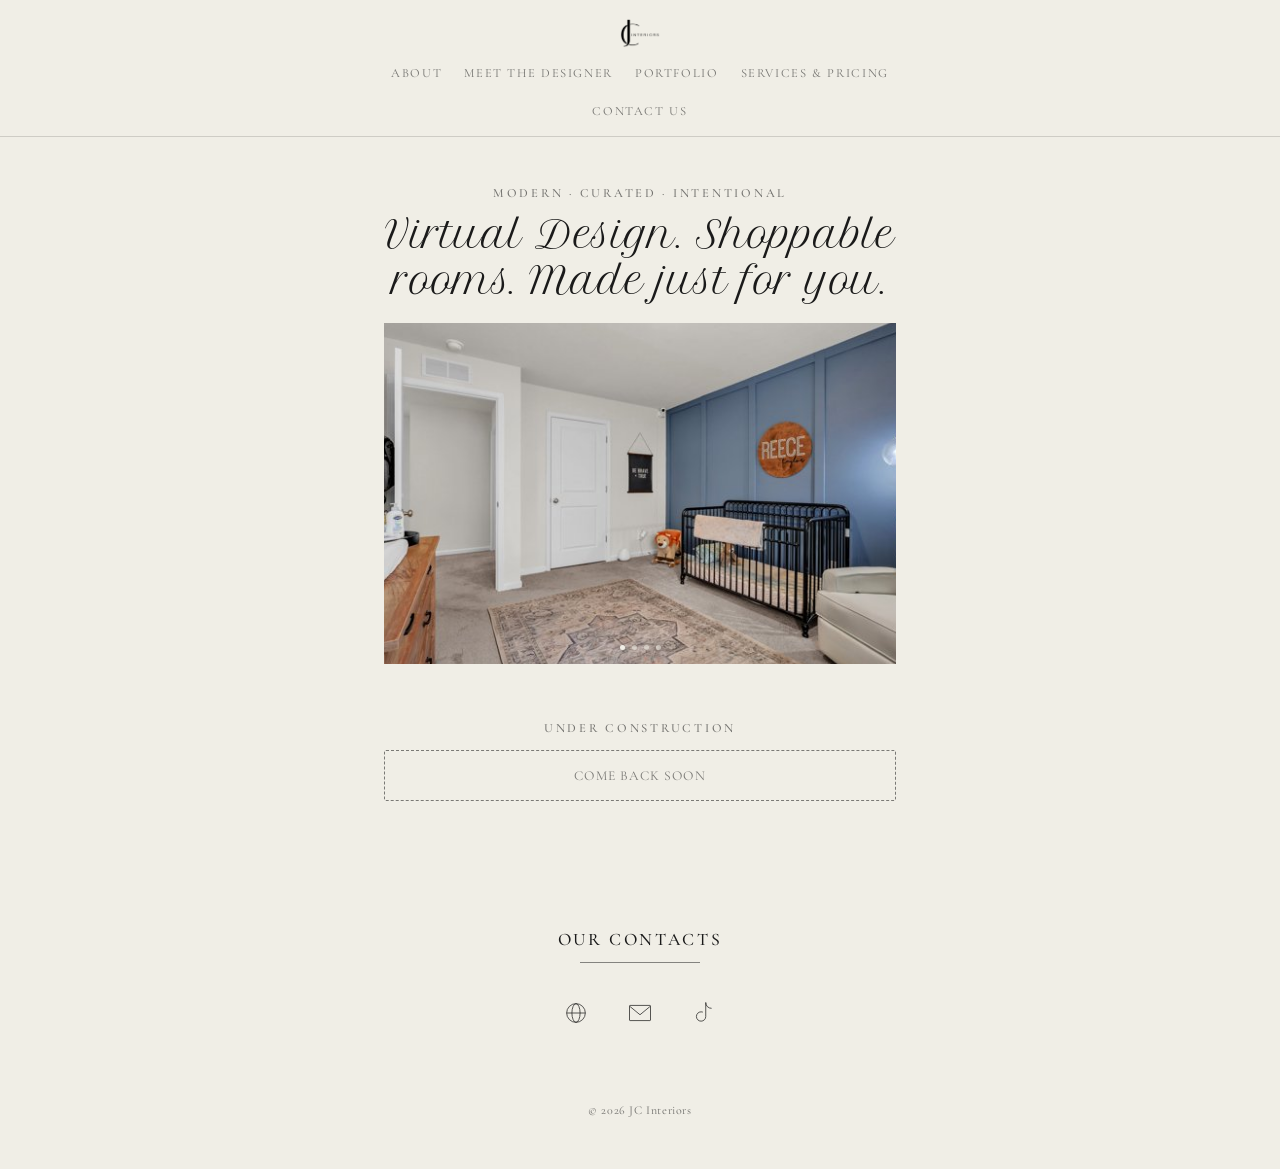
<file: docs/index.html>
<!DOCTYPE html>
<html lang="en">
<head>
<meta charset="UTF-8">
<meta name="viewport" content="width=device-width, initial-scale=1.0">
<title>JC Interiors</title>
<link rel="preconnect" href="https://fonts.googleapis.com">
<link rel="preconnect" href="https://fonts.gstatic.com" crossorigin>
<link href="https://fonts.googleapis.com/css2?family=Cormorant+Garamond:wght@400;500;600&family=Petit+Formal+Script&display=swap" rel="stylesheet">
<link rel="stylesheet" href="css/style.css">
</head>
<body>

<nav class="site-nav">
  <div class="site-nav__inner">
    <a href="index.html"><img class="site-nav__mark" src="assets/logo.png" alt="JC Interiors"></a>
    <ul class="site-nav__links">
      <li><a href="about.html">About</a></li>
      <li><a href="designer.html">Meet the Designer</a></li>
      <li><a href="portfolio.html">Portfolio</a></li>
      <li><a href="services.html">Services & Pricing</a></li>
      <li><a href="contact.html">Contact Us</a></li>
    </ul>
  </div>
</nav>

<main>

  <section class="hero">
    <p class="eyebrow">Modern &middot; Curated &middot; Intentional</p>
    <p class="script-line">Virtual Design. Shoppable rooms. Made just for you. <span aria-hidden="true"></span></p>

    <div class="carousel" data-carousel>
      <div class="carousel__slide is-active"><img src="assets/portfolio/nursery-02.jpg" alt="A finished nursery with a deep blue board-and-batten accent wall"></div>
      <div class="carousel__slide"><img src="assets/portfolio/hero-living-room.jpg" alt="A finished living room with a cream sectional and a styled fireplace mantel"></div>
      <div class="carousel__slide"><img src="assets/portfolio/hero-dining.jpg" alt="A finished dining room with a black chandelier and matching dining set"></div>
      <div class="carousel__slide"><img src="assets/portfolio/nursery-01.jpg" alt="A nursery corner with a vintage-style crib and layered textiles"></div>
      <div class="carousel__dots" aria-hidden="true">
        <span class="is-active"></span><span></span><span></span><span></span>
      </div>
    </div>
  </section>

  <section class="links">
    <p class="eyebrow">Under Construction</p>
    <p class="placeholder">Come back soon</p>
  </section>

</main>

<footer class="site-footer">
  <section class="contacts">
    <h2 class="label">Our Contacts</h2>
    <div class="rule"></div>
    <div class="icon-row">
      <a href="https://jcinteriors.studio" target="_blank" rel="noopener" aria-label="Visit our website">
        <img class="icon" src="assets/icon-globe.svg" alt="">
      </a>
      <a href="mailto:jennifer@jcinteriors.studio" aria-label="Email us">
        <img class="icon" src="assets/icon-email.svg" alt="">
      </a>
      <a href="https://www.tiktok.com/@jcinteriors.studio.us" target="_blank" rel="noopener" aria-label="Follow us on TikTok">
        <img class="icon" src="assets/icon-tiktok.svg" alt="">
      </a>

      <!--
      Phone Number
        <a href="tel:+1XXXXXXXXXX" aria-label="Call us">
          <img class="icon" src="assets/icon-phone.svg" alt="">
        </a>
      -->
    </div>
  </section>

  <p class="copyright">&copy; 2026 JC Interiors</p>
</footer>

<script src="js/carousel.js"></script>
</body>
</html>
</file>
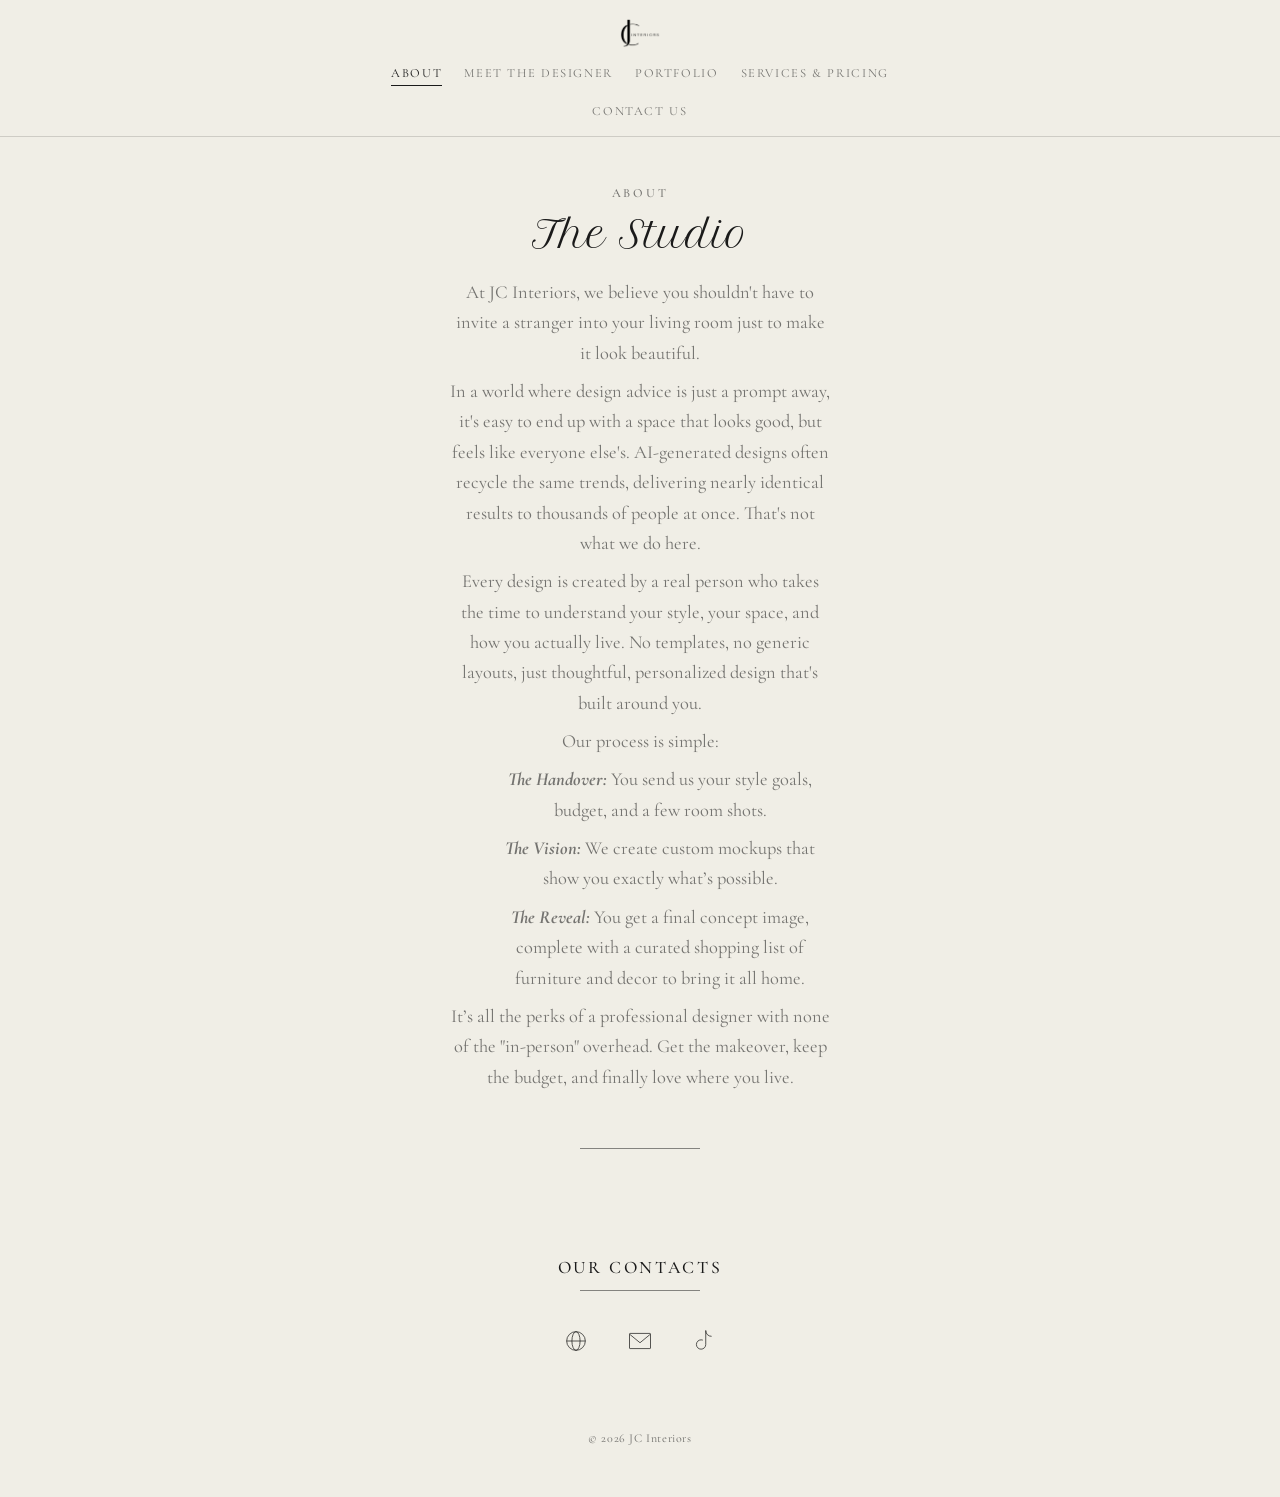
<file: docs/about.html>
<!DOCTYPE html>
<html lang="en">
<head>
<meta charset="UTF-8">
<meta name="viewport" content="width=device-width, initial-scale=1.0">
<title>About — JC Interiors</title>
<link rel="preconnect" href="https://fonts.googleapis.com">
<link rel="preconnect" href="https://fonts.gstatic.com" crossorigin>
<link href="https://fonts.googleapis.com/css2?family=Cormorant+Garamond:wght@400;500;600&family=Petit+Formal+Script&display=swap" rel="stylesheet">
<link rel="stylesheet" href="css/style.css">
</head>
<body>

<nav class="site-nav">
  <div class="site-nav__inner">
    <a href="index.html"><img class="site-nav__mark" src="assets/logo.png" alt="JC Interiors"></a>
    <ul class="site-nav__links">
      <li><a href="about.html" aria-current="page">About</a></li>
      <li><a href="designer.html">Meet the Designer</a></li>
      <li><a href="portfolio.html">Portfolio</a></li>
      <li><a href="services.html">Services & Pricing</a></li>
      <li><a href="contact.html">Contact Us</a></li>
      
    </ul>
  </div>
</nav>

<main>

  <section>
    <p class="eyebrow">About</p>
    <p class="script-line">The Studio</p>
    <p class="lede">
      <p class="lede">At JC Interiors, we believe you shouldn't have to invite a stranger into your living room just to make it look beautiful.</p>

      <p class="lede">In a world where design advice is just a prompt away, it's easy to end up with a space that looks good, but feels like everyone else's. 
        AI-generated designs often recycle the same trends, delivering nearly identical results to thousands of people at once. That's not what we do here.</p>

      <p class="lede">Every design is created by a real person who takes the time to understand your style, your space, and how you actually live. No templates, no generic layouts, just thoughtful, personalized design that's built around you.</p>

      <p class="lede">Our process is simple:</p>
      
    <menu class="lede">
      <strong><em>The Handover:</em></strong> You send us your style goals, budget, and a few room shots.
    </menu>
    <menu class="lede">
      <strong><em>The Vision:</em></strong> We create custom mockups that show you exactly what’s possible.
    </menu>
    <menu class="lede">
      <strong><em>The Reveal:</em></strong> You get a final concept image, complete with a curated shopping list of furniture and decor to bring it all home.
    </menu>
      
    <p class="lede">It’s all the perks of a professional designer with none of the "in-person" overhead. Get the makeover, keep the budget, and finally love where you live.</p>
    </p>
  </section>

  <div class="rule"></div>

</main>

<footer class="site-footer">
  <section class="contacts">
    <h2 class="label">Our Contacts</h2>
    <div class="rule"></div>
    <div class="icon-row">
      <a href="https://www.instagram.com/jcinteriors.studio" target="_blank" rel="noopener" aria-label="Follow us on Instagram">
        <img class="icon" src="assets/icon-globe.svg" alt="">
      </a>
      <a href="mailto:jennifer@jcinteriors.studio" aria-label="Email us">
        <img class="icon" src="assets/icon-email.svg" alt="">
      </a>
      <a href="https://www.tiktok.com/@jcinteriors.studio.us" target="_blank" rel="noopener" aria-label="Follow us on TikTok">
        <img class="icon" src="assets/icon-tiktok.svg" alt="">
      </a>
    </div>
  </section>

  <p class="copyright">&copy; 2026 JC Interiors</p>
</footer>

</body>
</html>
</file>
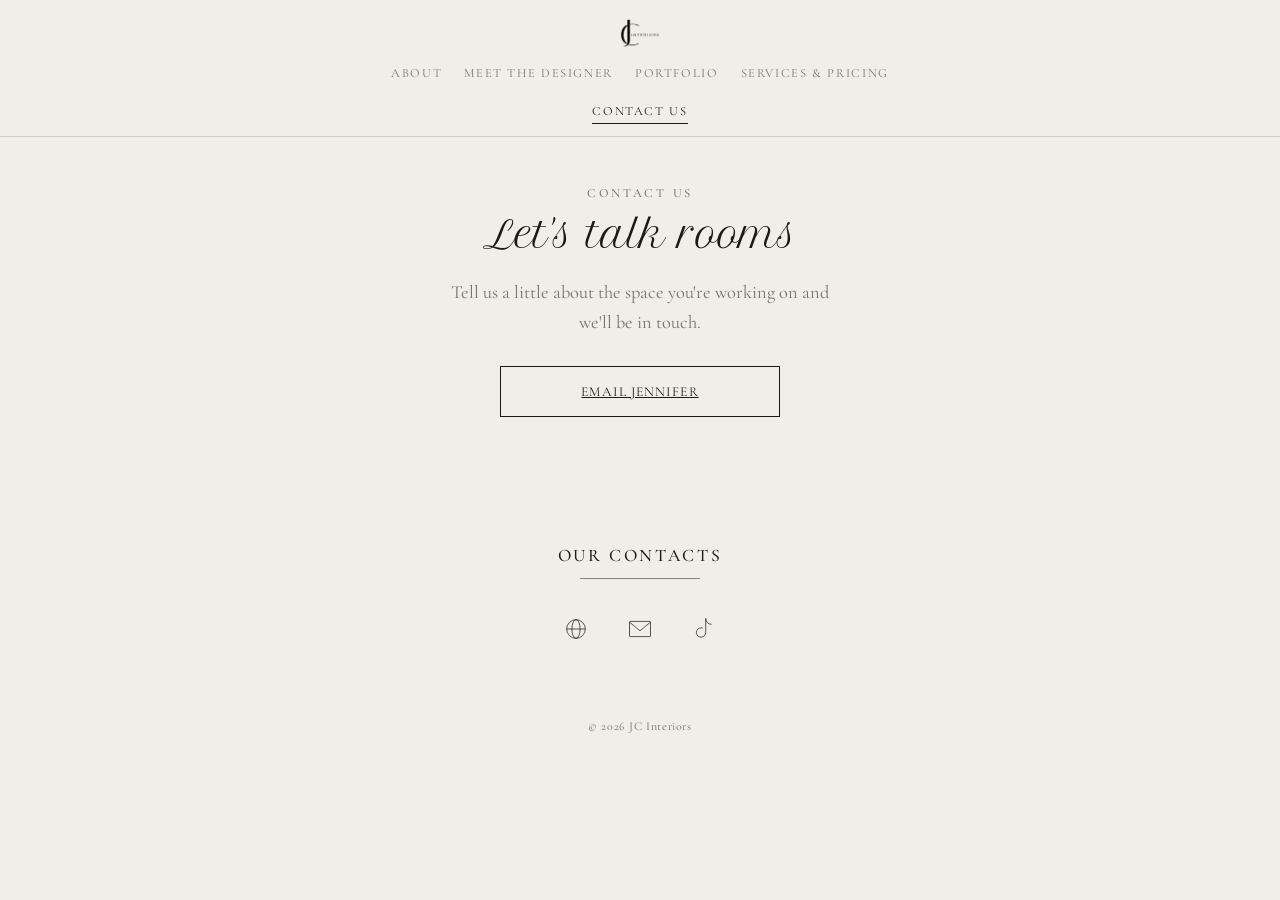
<file: docs/contact.html>
<!DOCTYPE html>
<html lang="en">
<head>
<meta charset="UTF-8">
<meta name="viewport" content="width=device-width, initial-scale=1.0">
<title>Contact Us — JC Interiors</title>
<link rel="preconnect" href="https://fonts.googleapis.com">
<link rel="preconnect" href="https://fonts.gstatic.com" crossorigin>
<link href="https://fonts.googleapis.com/css2?family=Cormorant+Garamond:wght@400;500;600&family=Petit+Formal+Script&display=swap" rel="stylesheet">
<link rel="stylesheet" href="css/style.css">
</head>
<body>

<nav class="site-nav">
  <div class="site-nav__inner">
    <a href="index.html"><img class="site-nav__mark" src="assets/logo.png" alt="JC Interiors"></a>
    <ul class="site-nav__links">
      <li><a href="about.html">About</a></li>
      <li><a href="designer.html">Meet the Designer</a></li>
      <li><a href="portfolio.html">Portfolio</a></li>
      <li><a href="services.html">Services & Pricing</a></li>
      <li><a href="contact.html" aria-current="page">Contact Us</a></li>
    </ul>
  </div>
</nav>

<main>

  <section>
    <p class="eyebrow">Contact Us</p>
    <p class="script-line">Let's talk rooms</p>
    <p class="lede">
      Tell us a little about the space you're working on and we'll be in
      touch.
    </p>
    <a class="link-box" href="mailto:jennifer@jcinteriors.studio" style="max-width:280px; margin:28px auto 0;">
      Email Jennifer
    </a>
  </section>

</main>

<footer class="site-footer">
  <section class="contacts">
    <h2 class="label">Our Contacts</h2>
    <div class="rule"></div>
    <div class="icon-row">
      <a href="https://www.instagram.com/jcinteriors.studio" target="_blank" rel="noopener" aria-label="Follow us on Instagram">
        <img class="icon" src="assets/icon-globe.svg" alt="">
      </a>
      <a href="mailto:jennifer@jcinteriors.studio" aria-label="Email us">
        <img class="icon" src="assets/icon-email.svg" alt="">
      </a>
      <a href="https://www.tiktok.com/@jcinteriors.studio.us" target="_blank" rel="noopener" aria-label="Follow us on TikTok">
        <img class="icon" src="assets/icon-tiktok.svg" alt="">
      </a>

      <!--
      Phone Number
        <a href="tel:+1XXXXXXXXXX" aria-label="Call us">
          <img class="icon" src="assets/icon-phone.svg" alt="">
        </a>
      -->
    </div>
  </section>

  <p class="copyright">&copy; 2026 JC Interiors</p>
</footer>

</body>
</html>
</file>
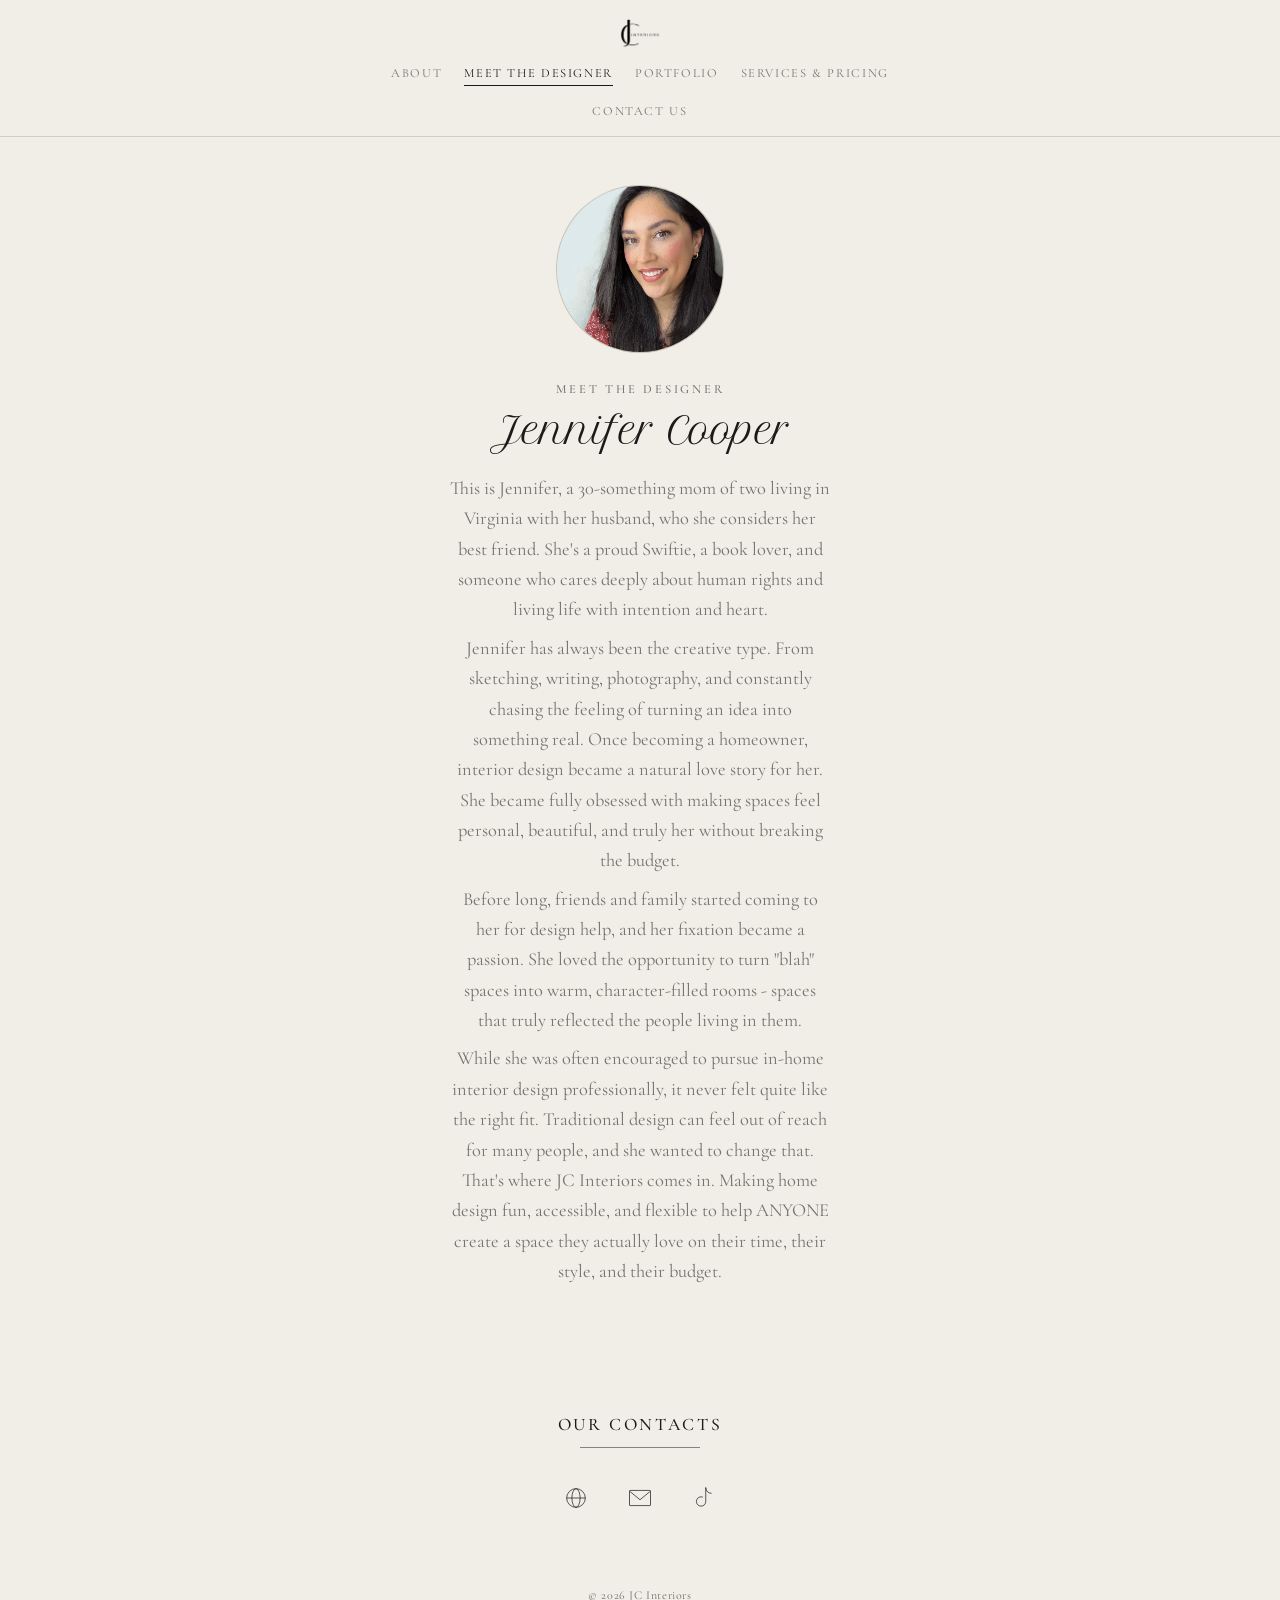
<file: docs/designer.html>
<!DOCTYPE html>
<html lang="en">
<head>
<meta charset="UTF-8">
<meta name="viewport" content="width=device-width, initial-scale=1.0">
<title>Meet the Designer — JC Interiors</title>
<link rel="preconnect" href="https://fonts.googleapis.com">
<link rel="preconnect" href="https://fonts.gstatic.com" crossorigin>
<link href="https://fonts.googleapis.com/css2?family=Cormorant+Garamond:wght@400;500;600&family=Petit+Formal+Script&display=swap" rel="stylesheet">
<link rel="stylesheet" href="css/style.css">
</head>
<body>

<nav class="site-nav">
  <div class="site-nav__inner">
    <a href="index.html"><img class="site-nav__mark" src="assets/logo.png" alt="JC Interiors"></a>
    <ul class="site-nav__links">
      <li><a href="about.html">About</a></li>
      <li><a href="designer.html" aria-current="page">Meet the Designer</a></li>
      <li><a href="portfolio.html">Portfolio</a></li>
      <li><a href="services.html">Services & Pricing</a></li>
      <li><a href="contact.html">Contact Us</a></li>
    </ul>
  </div>
</nav>

<main>

  <section>
    <!--
      <div class="portrait-frame"><span>JC</span></div>  
    -->
    <div class="portrait-frame"><img src="assets/headshot.jpeg" alt="Jennifer Cooper"></div>

    <p class="eyebrow">Meet the Designer</p>
    <p class="script-line">Jennifer Cooper</p>

    <p class="lede">
      This is Jennifer, a 30-something mom of two living in Virginia with her husband, who she considers her best friend. She's a proud Swiftie, a book lover, and someone who cares deeply about human rights and living life with intention and heart. 
    </p>
    <p class="lede">
      Jennifer has always been the creative type. From sketching, writing, photography, and constantly chasing the feeling of turning an idea into something real. Once becoming a homeowner, interior design became a natural love story for her. She became fully obsessed with making spaces feel personal, beautiful, and truly her without breaking the budget. 
    </p>
    <p class="lede">
      Before long, friends and family started coming to her for design help, and her fixation became a passion. She loved the opportunity to turn "blah" spaces into warm, character-filled rooms - spaces that truly reflected the people living in them. 
    </p>
    <p class="lede">
      While she was often encouraged to pursue in-home interior design professionally, it never felt quite like the right fit. Traditional design can feel out of reach for many people, and she wanted to change that. That's where JC Interiors comes in. Making home design fun, accessible, and flexible to help ANYONE create a space they actually love on their time, their style, and their budget.
    </p>
  </section>

</main>

<footer class="site-footer">
  <section class="contacts">
    <h2 class="label">Our Contacts</h2>
    <div class="rule"></div>
    <div class="icon-row">
      <a href="https://www.instagram.com/jcinteriors.studio" target="_blank" rel="noopener" aria-label="Follow us on Instagram">
        <img class="icon" src="assets/icon-globe.svg" alt="">
      </a>
      <a href="mailto:jennifer@jcinteriors.studio" aria-label="Email us">
        <img class="icon" src="assets/icon-email.svg" alt="">
      </a>
      <a href="https://www.tiktok.com/@jcinteriors.studio.us" target="_blank" rel="noopener" aria-label="Follow us on TikTok">
        <img class="icon" src="assets/icon-tiktok.svg" alt="">
      </a>
    </div>
  </section>

  <p class="copyright">&copy; 2026 JC Interiors</p>
</footer>

</body>
</html>
</file>
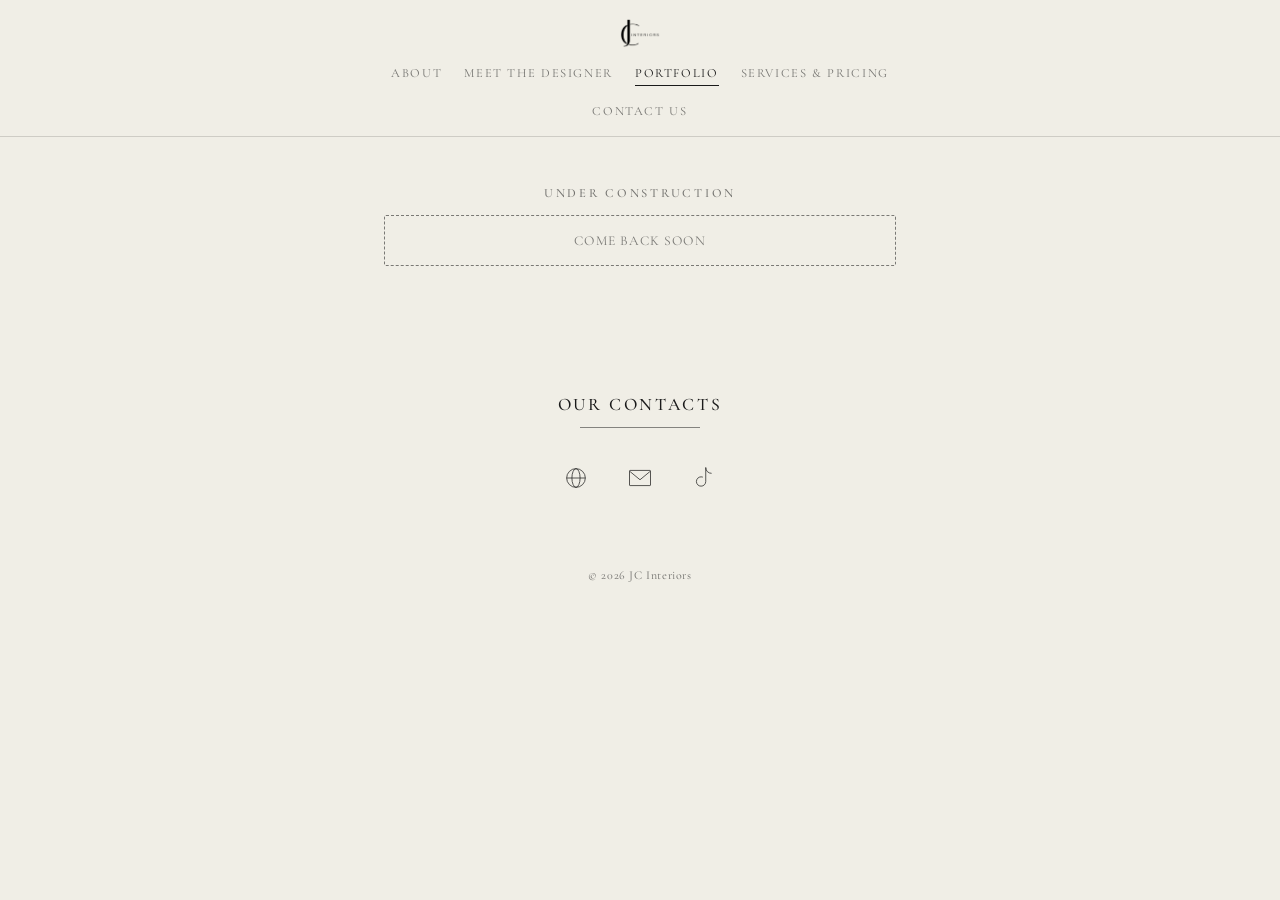
<file: docs/portfolio.html>
<!DOCTYPE html>
<html lang="en">
<head>
<meta charset="UTF-8">
<meta name="viewport" content="width=device-width, initial-scale=1.0">
<title>Portfolio — JC Interiors</title>
<link rel="preconnect" href="https://fonts.googleapis.com">
<link rel="preconnect" href="https://fonts.gstatic.com" crossorigin>
<link href="https://fonts.googleapis.com/css2?family=Cormorant+Garamond:wght@400;500;600&family=Petit+Formal+Script&display=swap" rel="stylesheet">
<link rel="stylesheet" href="css/style.css">
</head>
<body>

<nav class="site-nav">
  <div class="site-nav__inner">
    <a href="index.html"><img class="site-nav__mark" src="assets/logo.png" alt="JC Interiors"></a>
    <ul class="site-nav__links">
      <li><a href="about.html">About</a></li>
      <li><a href="designer.html">Meet the Designer</a></li>
      <li><a href="portfolio.html" aria-current="page">Portfolio</a></li>
      <li><a href="services.html">Services & Pricing</a></li>
      <li><a href="contact.html">Contact Us</a></li>
    </ul>
  </div>
</nav>

<main>

    <section class="links">
    <p class="eyebrow">Under Construction</p>
    <p class="placeholder">Come back soon</p>
  </section>

  <!--
    MOOD BOARDS / DESIGN CONCEPT BOARDS — not added yet.
  -->

</main>

<footer class="site-footer">
  <section class="contacts">
    <h2 class="label">Our Contacts</h2>
    <div class="rule"></div>
    <div class="icon-row">
      <a href="https://www.instagram.com/jcinteriors.studio" target="_blank" rel="noopener" aria-label="Visit our website">
        <img class="icon" src="assets/icon-globe.svg" alt="">
      </a>
      <a href="mailto:jennifer@jcinteriors.studio" aria-label="Email us">
        <img class="icon" src="assets/icon-email.svg" alt="">
      </a>
      <a href="https://www.tiktok.com/@jcinteriors.studio.us" target="_blank" rel="noopener" aria-label="Follow us on TikTok">
        <img class="icon" src="assets/icon-tiktok.svg" alt="">
      </a>
    </div>
  </section>

  <p class="copyright">&copy; 2026 JC Interiors</p>
</footer>

</body>
</html>
</file>
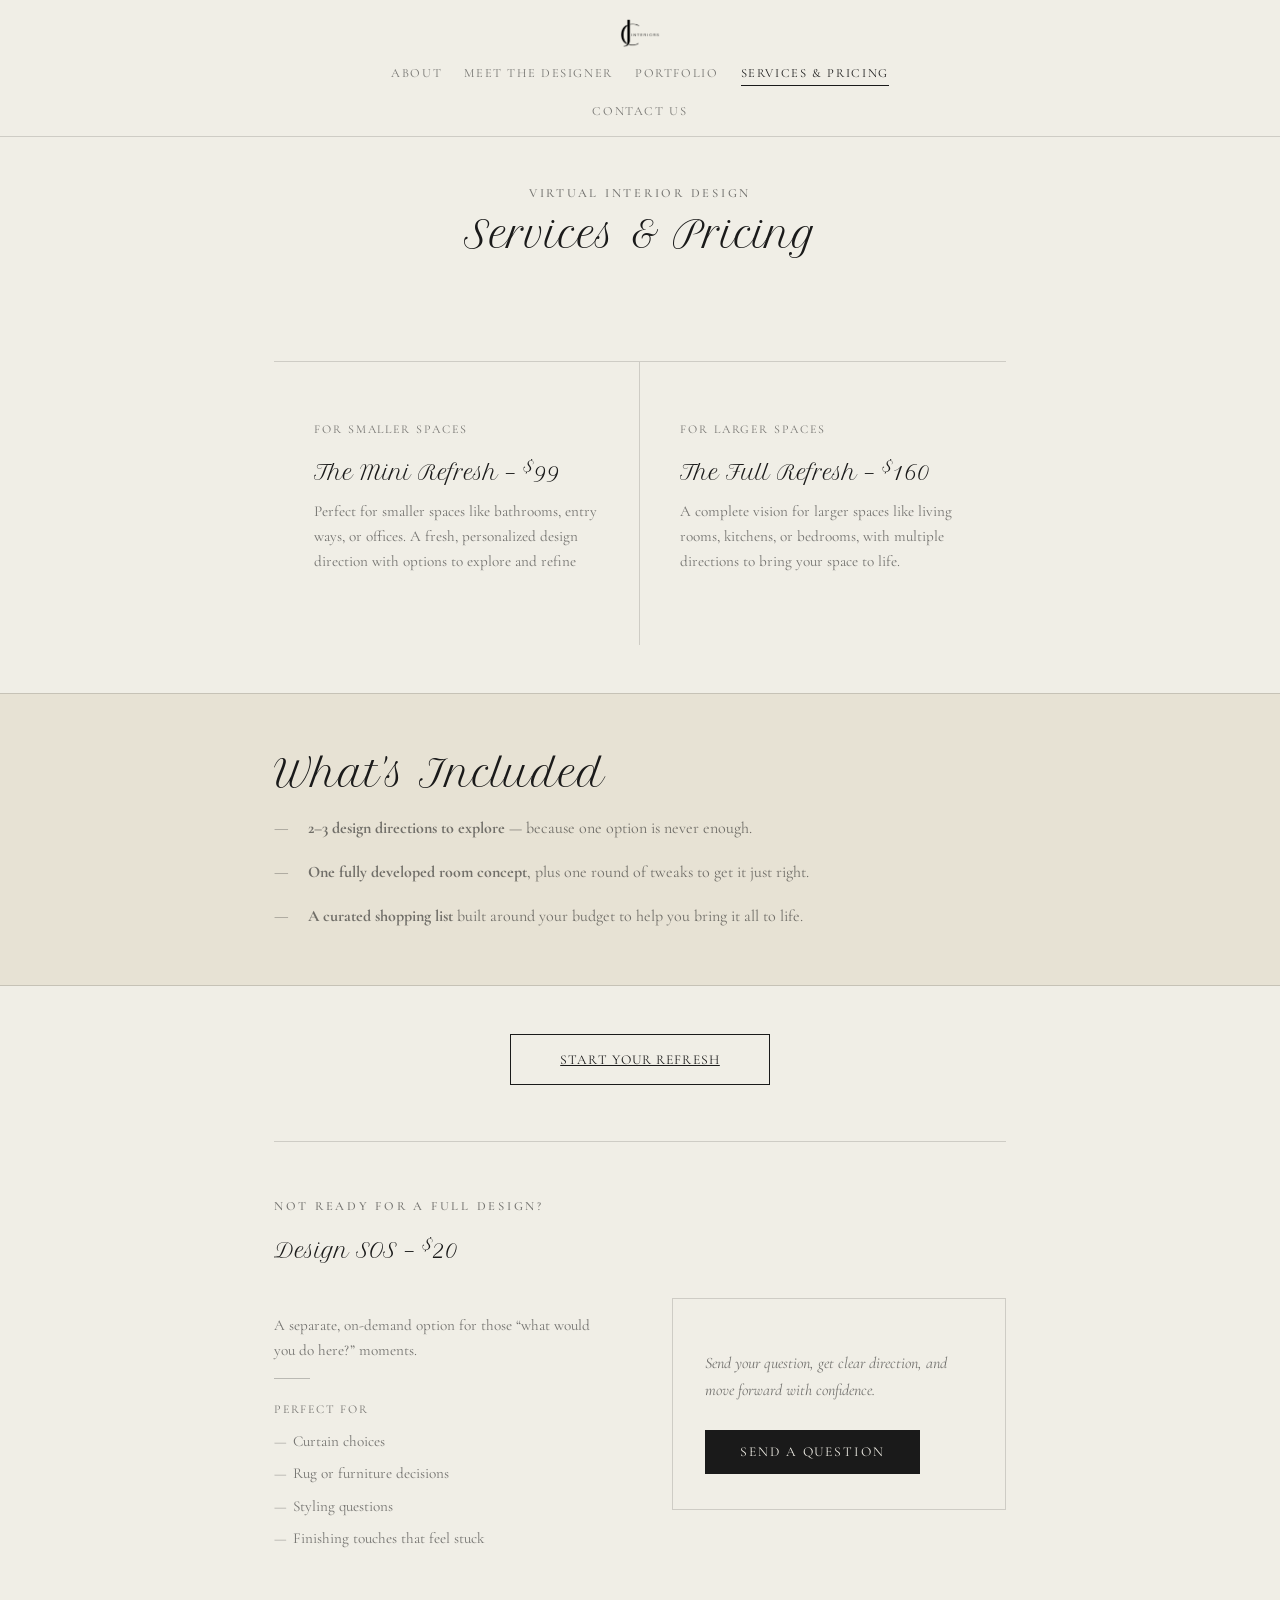
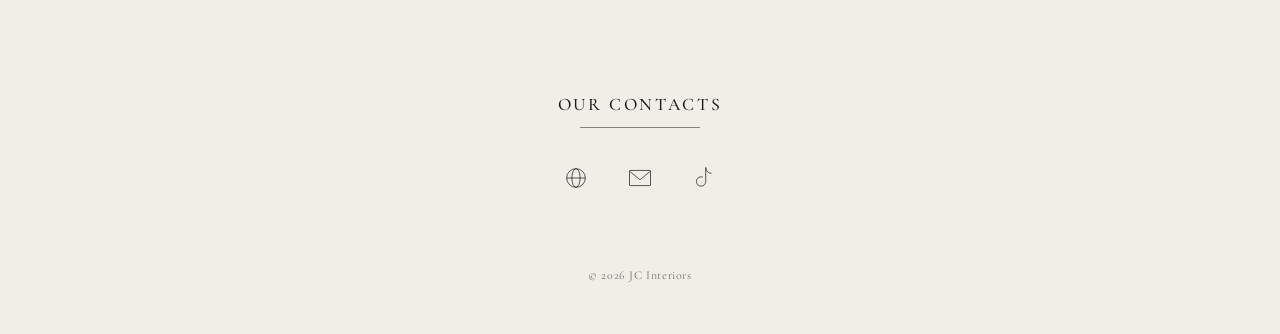
<file: docs/services.html>
<!DOCTYPE html>
<html lang="en">
<head>
  <meta charset="UTF-8" />
  <meta name="viewport" content="width=device-width, initial-scale=1.0" />
  <title>Services & Pricing — JC Interiors</title>
  <meta name="description" content="Virtual interior design services starting at $99. The Mini Refresh, The Full Refresh, and Design SOS." />
  <link rel="preconnect" href="https://fonts.googleapis.com">
  <link rel="preconnect" href="https://fonts.gstatic.com" crossorigin>
  <link href="https://fonts.googleapis.com/css2?family=Cormorant+Garamond:wght@400;500;600&family=Petit+Formal+Script&display=swap" rel="stylesheet">
  <link rel="stylesheet" href="css/style.css">

  <style>
    .services-wide {
      width: 100%;
      max-width: 780px;
      margin: 0 auto;
      padding: 0 24px;
    }

    /* ── Tier grid ── */
    .tiers {
      display: grid;
      grid-template-columns: 1fr 1fr;
      border-top: 1px solid var(--line);
      margin: 48px 0 0;
    }

    .tier {
      padding: 3rem 2.5rem 3.5rem;
    }

    .tier:first-child {
      border-right: 1px solid var(--line);
    }

    .tier-label {
      font-size: 0.75rem;
      letter-spacing: 0.16em;
      text-transform: uppercase;
      color: var(--ink-soft);
      margin-bottom: 0.5rem;
    }

    .tier-name {
      font-family: 'Petit Formal Script', cursive;
      font-size: 1.25rem;
      font-weight: 400;
      line-height: 1.15;
      margin-bottom: 0.5rem;
    }

    .tier-price {
      font-size: 3rem;
      font-weight: 400;
      letter-spacing: -0.02em;
      line-height: 1;
      margin-bottom: 0.5rem;
    }

    .tier-price sup {
      font-size: 1.1rem;
      vertical-align: super;
    }

    .tier-fit {
      font-size: 0.88rem;
      font-style: italic;
      color: var(--ink-soft);
      margin-bottom: 1.6rem;
      line-height: 1.5;
    }

    .tier-short-rule {
      width: 36px;
      height: 1px;
      background: var(--ink);
      opacity: 0.25;
      margin-bottom: 1.6rem;
    }

    .tier-desc {
      font-size: 0.95rem;
      color: var(--ink-soft);
      line-height: 1.65;
    }

    /* ── What's included ── */
    .included-band {
      width: 100%;
      background: var(--cream-deep);
      border-top: 1px solid var(--line);
      border-bottom: 1px solid var(--line);
      margin: 48px 0;
    }

    .included-inner {
      max-width: 780px;
      margin: 0 auto;
      padding: 3.5rem 24px;
    }

    .included-list {
      list-style: none;
      padding: 0;
      margin: 0;
      display: flex;
      flex-direction: column;
      gap: 1.2rem;
    }

    .included-list li {
      display: grid;
      grid-template-columns: 1.2rem 1fr;
      gap: 0.9rem;
      font-size: 1rem;
      color: var(--ink-soft);
      line-height: 1.55;
      text-align: left;
    }

    .included-list li .dash {
      color: var(--ink-faint);
      font-size: 1.1rem;
      line-height: 1.4;
      user-select: none;
    }

    /* ── CTA ── */
    .tiers-cta {
      text-align: center;
      padding-bottom: 56px;
    }

    /* ── Design SOS ── */
    .sos-section {
      border-top: 1px solid var(--line);
      padding: 56px 0 72px;
    }

    .sos-grid {
      display: grid;
      grid-template-columns: 1fr 1fr;
      gap: 4rem;
      align-items: start;
      margin-top: 36px;
    }

    .sos-price {
      font-size: 2.4rem;
      font-weight: 400;
      letter-spacing: -0.01em;
      line-height: 1;
      margin-bottom: 0.5rem;
    }

    .sos-price sup {
      font-size: 1rem;
      vertical-align: super;
    }

    .sos-desc {
      font-size: 0.95rem;
      font-style: italic;
      color: var(--ink-soft);
      margin-bottom: 1.6rem;
      line-height: 1.65;
    }

    .sos-short-rule {
      width: 36px;
      height: 1px;
      background: var(--ink);
      opacity: 0.25;
      margin-bottom: 1.4rem;
    }

    .sos-perfect-label {
      font-size: 0.75rem;
      letter-spacing: 0.15em;
      text-transform: uppercase;
      color: var(--ink-soft);
      margin-bottom: 0.9rem;
    }

    .sos-list {
      list-style: none;
      padding: 0;
      margin: 0;
      display: flex;
      flex-direction: column;
      gap: 0.6rem;
    }

    .sos-list li {
      display: grid;
      grid-template-columns: 1.2rem 1fr;
      font-size: 0.95rem;
      color: var(--ink-soft);
      line-height: 1.5;
      text-align: left;
    }

    .sos-list li .dash {
      color: var(--ink-faint);
    }

    .sos-callout {
      border: 1px solid var(--line);
      padding: 2.2rem 2rem;
    }

    .sos-callout p {
      font-size: 1rem;
      font-style: italic;
      color: var(--ink-soft);
      line-height: 1.7;
      margin-bottom: 1.6rem;
    }

    /* Filled button SOS CTA */
    .btn-filled {
      display: inline-block;
      padding: 0.85rem 2.2rem;
      background: var(--ink);
      color: var(--cream);
      font-family: 'Cormorant Garamond', serif;
      font-size: 0.85rem;
      letter-spacing: 0.14em;
      text-transform: uppercase;
      text-decoration: none;
      transition: opacity 0.2s;
    }

    .btn-filled:hover { opacity: 0.8; }

    /* ── Mobile ── */
    @media (max-width: 600px) {
      .tiers { grid-template-columns: 1fr; }
      .tier { padding: 2.2rem 0; }
      .tier:first-child { border-right: none; border-bottom: 1px solid var(--line); padding-bottom: 2.8rem; }
      .sos-grid { grid-template-columns: 1fr; gap: 2.4rem; }
    }
  </style>
</head>
<body>

<nav class="site-nav">
  <div class="site-nav__inner">
    <a href="index.html"><img class="site-nav__mark" src="assets/logo.png" alt="JC Interiors"></a>
    <ul class="site-nav__links">
      <li><a href="about.html">About</a></li>
      <li><a href="designer.html">Meet the Designer</a></li>
      <li><a href="portfolio.html">Portfolio</a></li>
      <li><a href="services.html" aria-current="page">Services & Pricing</a></li>
      <li><a href="contact.html">Contact Us</a></li>
    </ul>
  </div>
</nav>

<main>
  <section>
    <p class="eyebrow">Virtual Interior Design</p>
    <p class="script-line">Services & Pricing</p>
  </section>
</main>

<div class="services-wide">
  <div class="tiers">
    <div class="tier">
      <p class="tier-label">For smaller spaces</p>
      <p class="tier-name">The Mini Refresh — <sup>$</sup>99</p>
      <p class="tier-desc">Perfect for smaller spaces like bathrooms, entry ways, or offices. A fresh, personalized design direction with options to explore and refine</p>
    </div>

    <div class="tier">
      <p class="tier-label">For larger spaces</p>
      <p class="tier-name">The Full Refresh — <sup>$</sup>160</p>
      <p class="tier-desc">A complete vision for larger spaces like living rooms, kitchens, or bedrooms, with multiple directions to bring your space to life.</p>
    </div>
  </div>

</div>

<!-- What's included -->
<div class="included-band">
  <div class="included-inner">
    <p class="script-line">What's Included</p>
    <ul class="included-list">
      <li>
        <span class="dash">—</span>
        <span><strong>2–3 design directions to explore</strong> — because one option is never enough.</span>
      </li>
      <li>
        <span class="dash">—</span>
        <span><strong>One fully developed room concept</strong>, plus one round of tweaks to get it just right.</span>
      </li>
      <li>
        <span class="dash">—</span>
        <span><strong>A curated shopping list</strong> built around your budget to help you bring it all to life.</span>
      </li>
    </ul>
  </div>
</div>

<div class="services-wide">

  <!-- CTA -->
  <div class="tiers-cta">
    <a class="link-box" href="contact.html" style="max-width: 260px; margin: 0 auto;">Start Your Refresh</a>
  </div>

  <!-- Design SOS -->
  <div class="sos-section">
    <p class="eyebrow">Not ready for a full design?</p>
    <p class="tier-name">Design SOS — <sup>$</sup>20</p>
    <div class="sos-grid">
      <div>
        <p class="tier-desc">A separate, on-demand option for those “what would you do here?” moments.</p>
        <div class="sos-short-rule"></div>
        <p class="sos-perfect-label">Perfect for</p>
        <ul class="sos-list">
          <li><span class="dash">—</span><span>Curtain choices</span></li>
          <li><span class="dash">—</span><span>Rug or furniture decisions</span></li>
          <li><span class="dash">—</span><span>Styling questions</span></li>
          <li><span class="dash">—</span><span>Finishing touches that feel stuck</span></li>
        </ul>
      </div>
      <div class="sos-callout">
        <p>Send your question, get clear direction, and move forward with confidence.</p>
        <a href="contact.html" class="btn-filled">Send a Question</a>
      </div>
    </div>
  </div>

</div>

<footer class="site-footer">
  <section class="contacts">
    <h2 class="label">Our Contacts</h2>
    <div class="rule"></div>
    <div class="icon-row">
      <a href="https://www.instagram.com/jcinteriors.studio" target="_blank" rel="noopener" aria-label="Follow us on Instagram">
        <img class="icon" src="assets/icon-globe.svg" alt="">
      </a>
      <a href="mailto:jennifer@jcinteriors.studio" aria-label="Email us">
        <img class="icon" src="assets/icon-email.svg" alt="">
      </a>
      <a href="https://www.tiktok.com/@jcinteriors.studio.us" target="_blank" rel="noopener" aria-label="Follow us on TikTok">
        <img class="icon" src="assets/icon-tiktok.svg" alt="">
      </a>
    </div>
  </section>
  <p class="copyright">&copy; 2026 JC Interiors</p>
</footer>

</body>
</html>
</file>
<file: docs/css/style.css>
:root {
  --cream: #f0eee6;
  --cream-deep: #e7e2d4;
  --ink: #1a1a1a;
  --ink-soft: rgba(26, 26, 26, 0.58);
  --ink-faint: rgba(26, 26, 26, 0.38);
  --line: rgba(26, 26, 26, 0.16);
  --max: 460px;
}

* { box-sizing: border-box; }

html { -webkit-text-size-adjust: 100%; }

body {
  margin: 0;
  background: var(--cream);
  color: var(--ink);
  font-family: 'Cormorant Garamond', serif;
  display: flex;
  flex-direction: column;
  align-items: center;
}

img { max-width: 100%; display: block; }

a { color: var(--ink); }

/* ---------- Nav ---------- */
.site-nav {
  position: sticky;
  top: 0;
  width: 100%;
  background: var(--cream);
  border-bottom: 1px solid var(--line);
  z-index: 50;
}
.site-nav__inner {
  max-width: var(--max);
  margin: 0 auto;
  padding: 18px 24px 16px;
  display: flex;
  flex-direction: column;
  align-items: center;
}
.site-nav__mark {
  height: 30px;
  margin-bottom: 14px;
}
.site-nav__links {
  display: flex;
  flex-wrap: wrap;
  justify-content: center;
  gap: 18px 22px;
  list-style: none;
  margin: 0;
  padding: 0;
}
.site-nav__links a {
  font-size: 0.78rem;
  letter-spacing: 0.13em;
  text-transform: uppercase;
  text-decoration: none;
  color: var(--ink-soft);
  padding-bottom: 4px;
  border-bottom: 1px solid transparent;
  transition: color 0.15s ease, border-color 0.15s ease;
}
.site-nav__links a:hover { color: var(--ink); }
.site-nav__links a[aria-current="page"] {
  color: var(--ink);
  border-bottom-color: var(--ink);
}

/* ---------- Page shell ---------- */
main {
  width: 100%;
  max-width: var(--max);
  padding: 48px 24px 0;
  text-align: center;
}

.eyebrow {
  font-size: 0.78rem;
  font-weight: 500;
  letter-spacing: 0.22em;
  text-transform: uppercase;
  color: var(--ink-soft);
  margin: 0 0 10px;
}
.script-line {
  font-family: 'Petit Formal Script', cursive;
  font-weight: 400;
  font-size: 2.3rem;
  line-height: 1.25;
  margin: 0 0 20px;
}
.lede {
  font-size: 1.15rem;
  line-height: 1.65;
  color: var(--ink-soft);
  margin: 0 auto 8px;
  max-width: 380px;
}
.process-title {
  font-size: 1.15rem;
  line-height: 1.65;
  color: var(--ink-soft);
  margin: 0 auto 8px;
  max-width: 380px;
  font-weight: bold;
  font-style: italic;
}

.rule {
  width: 120px;
  height: 1px;
  background: var(--ink);
  margin: 36px auto;
  opacity: 0.5;
}

section { margin-bottom: 56px; }

/* ---------- Hero carousel (signature element) ---------- */
.carousel {
  position: relative;
  width: 100%;
  aspect-ratio: 3 / 2;
  overflow: hidden;
  margin: 8px 0 0;
  background: var(--cream-deep);
}
.carousel__slide {
  position: absolute;
  inset: 0;
  opacity: 0;
  transition: opacity 1.4s ease;
}
.carousel__slide img {
  width: 100%;
  height: 100%;
  object-fit: cover;
  transform: scale(1.04);
  transition: transform 7s linear;
}
.carousel__slide.is-active {
  opacity: 1;
  z-index: 1;
}
.carousel__slide.is-active img { transform: scale(1.14); }
.carousel__dots {
  position: absolute;
  bottom: 14px;
  left: 0;
  right: 0;
  display: flex;
  justify-content: center;
  gap: 7px;
  z-index: 2;
}
.carousel__dots span {
  width: 5px;
  height: 5px;
  border-radius: 50%;
  background: var(--cream);
  opacity: 0.55;
  transition: opacity 0.3s ease;
}
.carousel__dots span.is-active { opacity: 1; }

@media (prefers-reduced-motion: reduce) {
  .carousel__slide, .carousel__slide img { transition: none !important; }
  .carousel__slide.is-active img { transform: none; }
}

/* ---------- Affiliate / shop-the-look links ---------- */
.placeholder {
  border: 1px dashed var(--ink);
  border-radius: 2px;
  padding: 16px;
  font-size: 0.85rem;
  letter-spacing: 0.08em;
  text-transform: uppercase;
  opacity: 0.55;
}
.link-box {
  display: block;
  border: 1px solid var(--ink);
  padding: 16px;
  margin-bottom: 16px;
  font-size: 0.85rem;
  letter-spacing: 0.08em;
  text-transform: uppercase;
  text-decoration: underline;
  color: var(--ink);
  transition: background 0.15s ease;
}
.link-box:hover { background: rgba(0,0,0,0.04); }

/* ---------- Labeled sections (contacts, etc.) ---------- */
.label {
  font-weight: 500;
  font-size: 1.1rem;
  letter-spacing: 0.15em;
  text-transform: uppercase;
  margin: 0 0 12px;
}
.icon-row {
  display: flex;
  justify-content: center;
  gap: 36px;
}
.icon-row a {
  color: var(--ink);
  display: inline-block;
  line-height: 0;
  opacity: 0.85;
  transition: opacity 0.15s ease;
}
.icon-row a:hover { opacity: 1; }
.icon { width: 28px; height: 28px; }

/* ---------- Portfolio ---------- */
.project { margin-bottom: 64px; text-align: left; }
.project__title {
  font-size: 1.4rem;
  font-weight: 500;
  letter-spacing: 0.02em;
  margin: 0 0 4px;
  text-align: center;
}
.project__meta {
  display: block;
  text-align: center;
  font-size: 0.8rem;
  letter-spacing: 0.12em;
  text-transform: uppercase;
  color: var(--ink-soft);
  margin-bottom: 18px;
}
.project__gallery {
  display: grid;
  grid-template-columns: 1fr;
  gap: 10px;
}
.project__gallery img { width: 100%; }

.before-after {
  display: grid;
  grid-template-columns: 1fr 1fr;
  gap: 10px;
}
.before-after figure { margin: 0; }
.before-after img { width: 100%; aspect-ratio: 3/4; object-fit: cover; }
.before-after figcaption {
  text-align: center;
  font-size: 0.72rem;
  letter-spacing: 0.14em;
  text-transform: uppercase;
  color: var(--ink-soft);
  margin-top: 8px;
}

.note-card {
  border: 1px dashed var(--line);
  padding: 18px 20px;
  text-align: left;
  font-size: 0.95rem;
  line-height: 1.55;
  color: var(--ink-soft);
  margin-top: 14px;
}

/* ---------- Designer ---------- */
.portrait-frame {
  width: 168px;
  height: 168px;
  border-radius: 50%;
  background: var(--cream-deep);
  border: 1px solid var(--line);
  display: flex;
  align-items: center;
  justify-content: center;
  margin: 0 auto 28px;
  overflow: hidden;
}
.portrait-frame img { width: 100%; height: 100%; object-fit: cover; }
.portrait-frame span {
  font-family: 'Petit Formal Script', cursive;
  font-size: 2.6rem;
}

/* ---------- Footer ---------- */
footer.site-footer {
  width: 100%;
  margin-top: 24px;
}
.contacts { padding: 48px 24px 0; text-align: center; }
.contacts .rule { margin-top: 0; }
.copyright {
  margin-top: 40px;
  padding: 20px 24px 40px;
  text-align: center;
  font-size: 0.75rem;
  letter-spacing: 0.05em;
  opacity: 0.6;
}

a:focus-visible, .link-box:focus-visible, button:focus-visible {
  outline: 2px solid var(--ink);
  outline-offset: 3px;
}

@media (min-width: 560px) {
  :root { --max: 560px; }
  .before-after { gap: 14px; }
}
</file>
